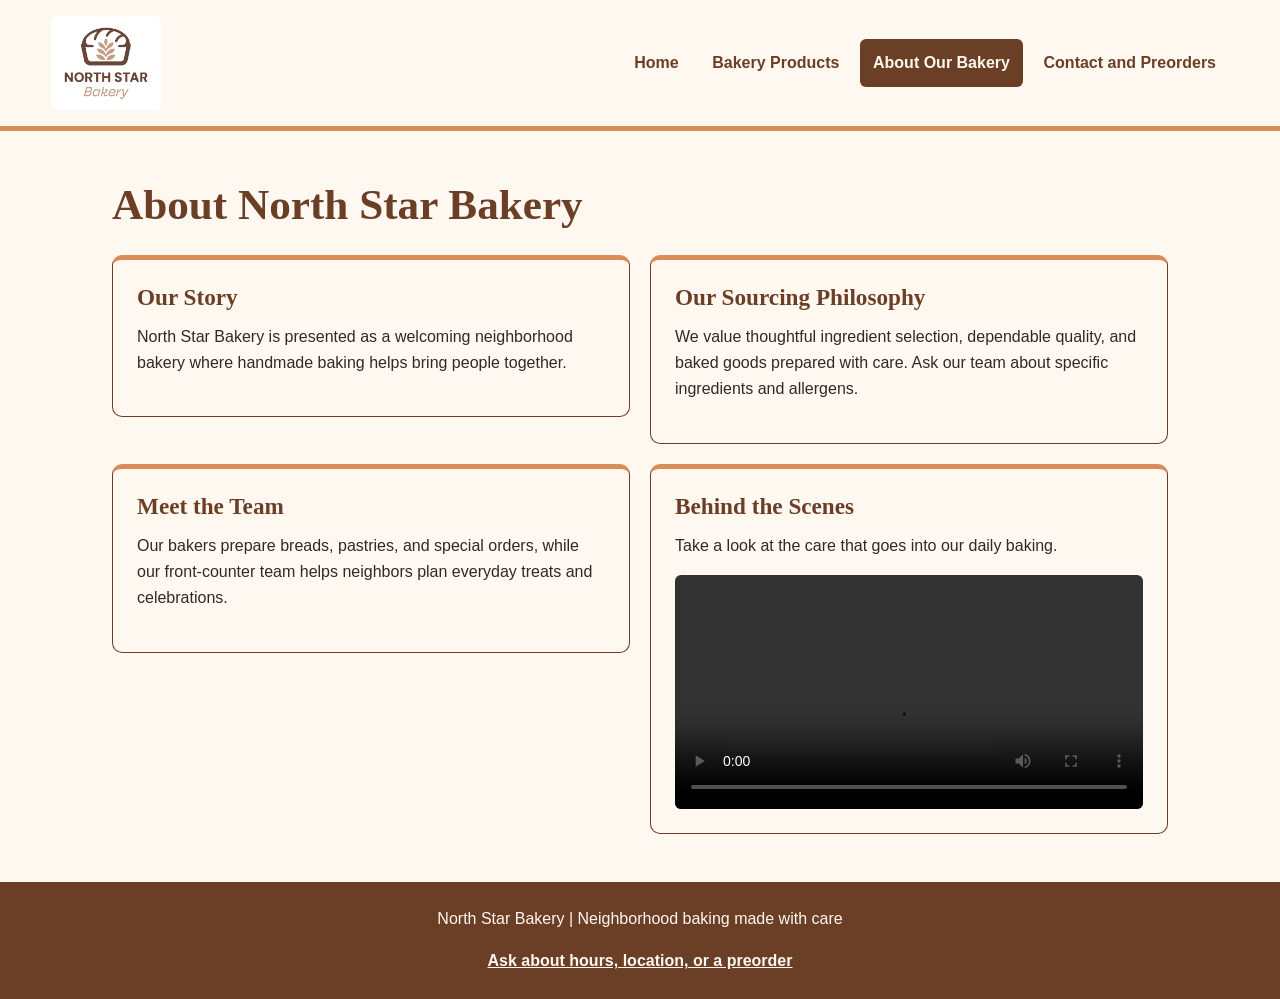
<file: about.html>
<!DOCTYPE html>

<html lang="en">
<head>
<meta charset="utf-8"/>
<meta content="width=device-width, initial-scale=1.0" name="viewport"/>
<title>About Us | North Star Bakery</title>
<link href="styles.css" rel="stylesheet"/></head>
<body><a class="skip" href="#main-content">Skip to content</a>
<header>
<img alt="North Star Bakery logo" src="bakery-logo_c.png" width="160"/>
<nav aria-label="Main navigation">
<ul>
<li><a href="index.html">Home</a></li>
<li><a href="products.html">Bakery Products</a></li>
<li><a aria-current="page" href="about.html">About Our Bakery</a></li>
<li><a href="contact.html">Contact and Preorders</a></li>
</ul>
</nav>
</header>
<main id="main-content">
<h1>About North Star Bakery</h1>
<div class="sections"><section>
<h2>Our Story</h2>
<p>North Star Bakery is presented as a welcoming neighborhood bakery where handmade baking helps bring people together.</p>
</section><section>
<h2>Our Sourcing Philosophy</h2>
<p>We value thoughtful ingredient selection, dependable quality, and baked goods prepared with care. Ask our team about specific ingredients and allergens.</p>
</section><section>
<h2>Meet the Team</h2>
<p>Our bakers prepare breads, pastries, and special orders, while our front-counter team helps neighbors plan everyday treats and celebrations.</p>
</section><section>
<h2>Behind the Scenes</h2>
<p>Take a look at the care that goes into our daily baking.</p>
<video controls="" width="560">
<source src="bakery-behind-scenes_c.mp4" type="video/mp4"/>
        Your browser does not support HTML video. Contact the bakery to learn more about our baking process.
      </video>
</section></div>



</main>
<footer>
<p>North Star Bakery | Neighborhood baking made with care</p>
<p><a href="contact.html">Ask about hours, location, or a preorder</a></p>
</footer>
</body>
</html>
</file>
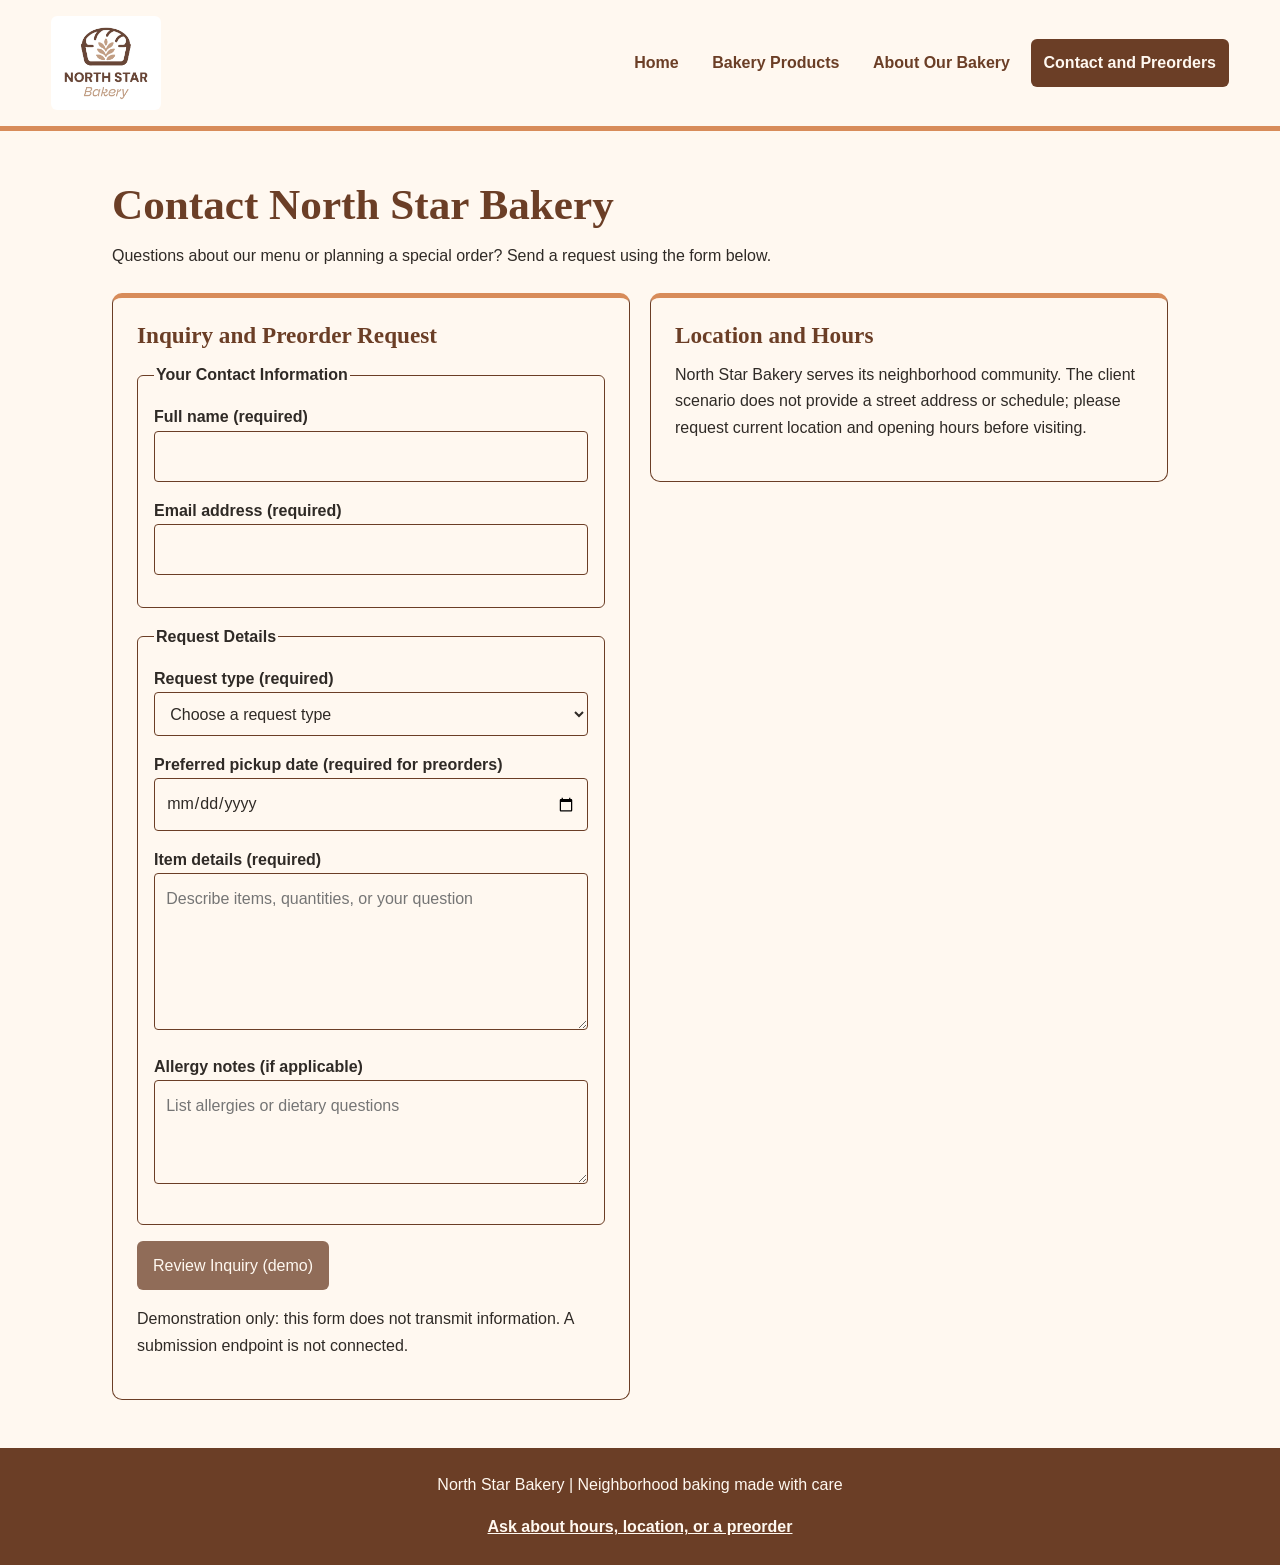
<file: contact.html>
<!DOCTYPE html>

<html lang="en">
<head>
<meta charset="utf-8"/>
<meta content="width=device-width, initial-scale=1.0" name="viewport"/>
<title>Contact and Preorders | North Star Bakery</title>
<link href="styles.css" rel="stylesheet"/></head>
<body><a class="skip" href="#main-content">Skip to content</a>
<header>
<img alt="North Star Bakery logo" src="bakery-logo_c.png" width="160"/>
<nav aria-label="Main navigation">
<ul>
<li><a href="index.html">Home</a></li>
<li><a href="products.html">Bakery Products</a></li>
<li><a href="about.html">About Our Bakery</a></li>
<li><a aria-current="page" href="contact.html">Contact and Preorders</a></li>
</ul>
</nav>
</header>
<main id="main-content">
<h1>Contact North Star Bakery</h1>
<p>Questions about our menu or planning a special order? Send a request using the form below.</p>
<div class="sections"><section>
<h2>Inquiry and Preorder Request</h2>
<form action="#" method="post">
<fieldset>
<legend>Your Contact Information</legend>
<p><label for="customer-name">Full name (required)</label><br/>
<input autocomplete="name" id="customer-name" minlength="2" name="customer_name" required="" type="text"/></p>
<p><label for="customer-email">Email address (required)</label><br/>
<input autocomplete="email" id="customer-email" name="customer_email" required="" type="email"/></p>
</fieldset>
<fieldset>
<legend>Request Details</legend>
<p><label for="request-type">Request type (required)</label><br/>
<select id="request-type" name="request_type" required="">
<option value="">Choose a request type</option>
<option value="preorder">Preorder</option>
<option value="question">General question</option>
</select></p>
<p><label for="pickup-date">Preferred pickup date (required for preorders)</label><br/>
<input id="pickup-date" name="pickup_date" type="date"/></p>
<p><label for="item-details">Item details (required)</label><br/>
<textarea cols="45" id="item-details" minlength="5" name="item_details" placeholder="Describe items, quantities, or your question" required="" rows="5"></textarea></p>
<p><label for="allergy-notes">Allergy notes (if applicable)</label><br/>
<textarea cols="45" id="allergy-notes" name="allergy_notes" placeholder="List allergies or dietary questions" rows="3"></textarea></p>
</fieldset>
<p><button disabled="" type="button">Review Inquiry (demo)</button></p>
<p>Demonstration only: this form does not transmit information. A submission endpoint is not connected.</p>
</form>
</section><section>
<h2>Location and Hours</h2>
<p>North Star Bakery serves its neighborhood community. The client scenario does not provide a street address or schedule; please request current location and opening hours before visiting.</p>
</section></div>

</main>
<footer>
<p>North Star Bakery | Neighborhood baking made with care</p>
<p><a href="contact.html">Ask about hours, location, or a preorder</a></p>
</footer>
</body>
</html>
</file>
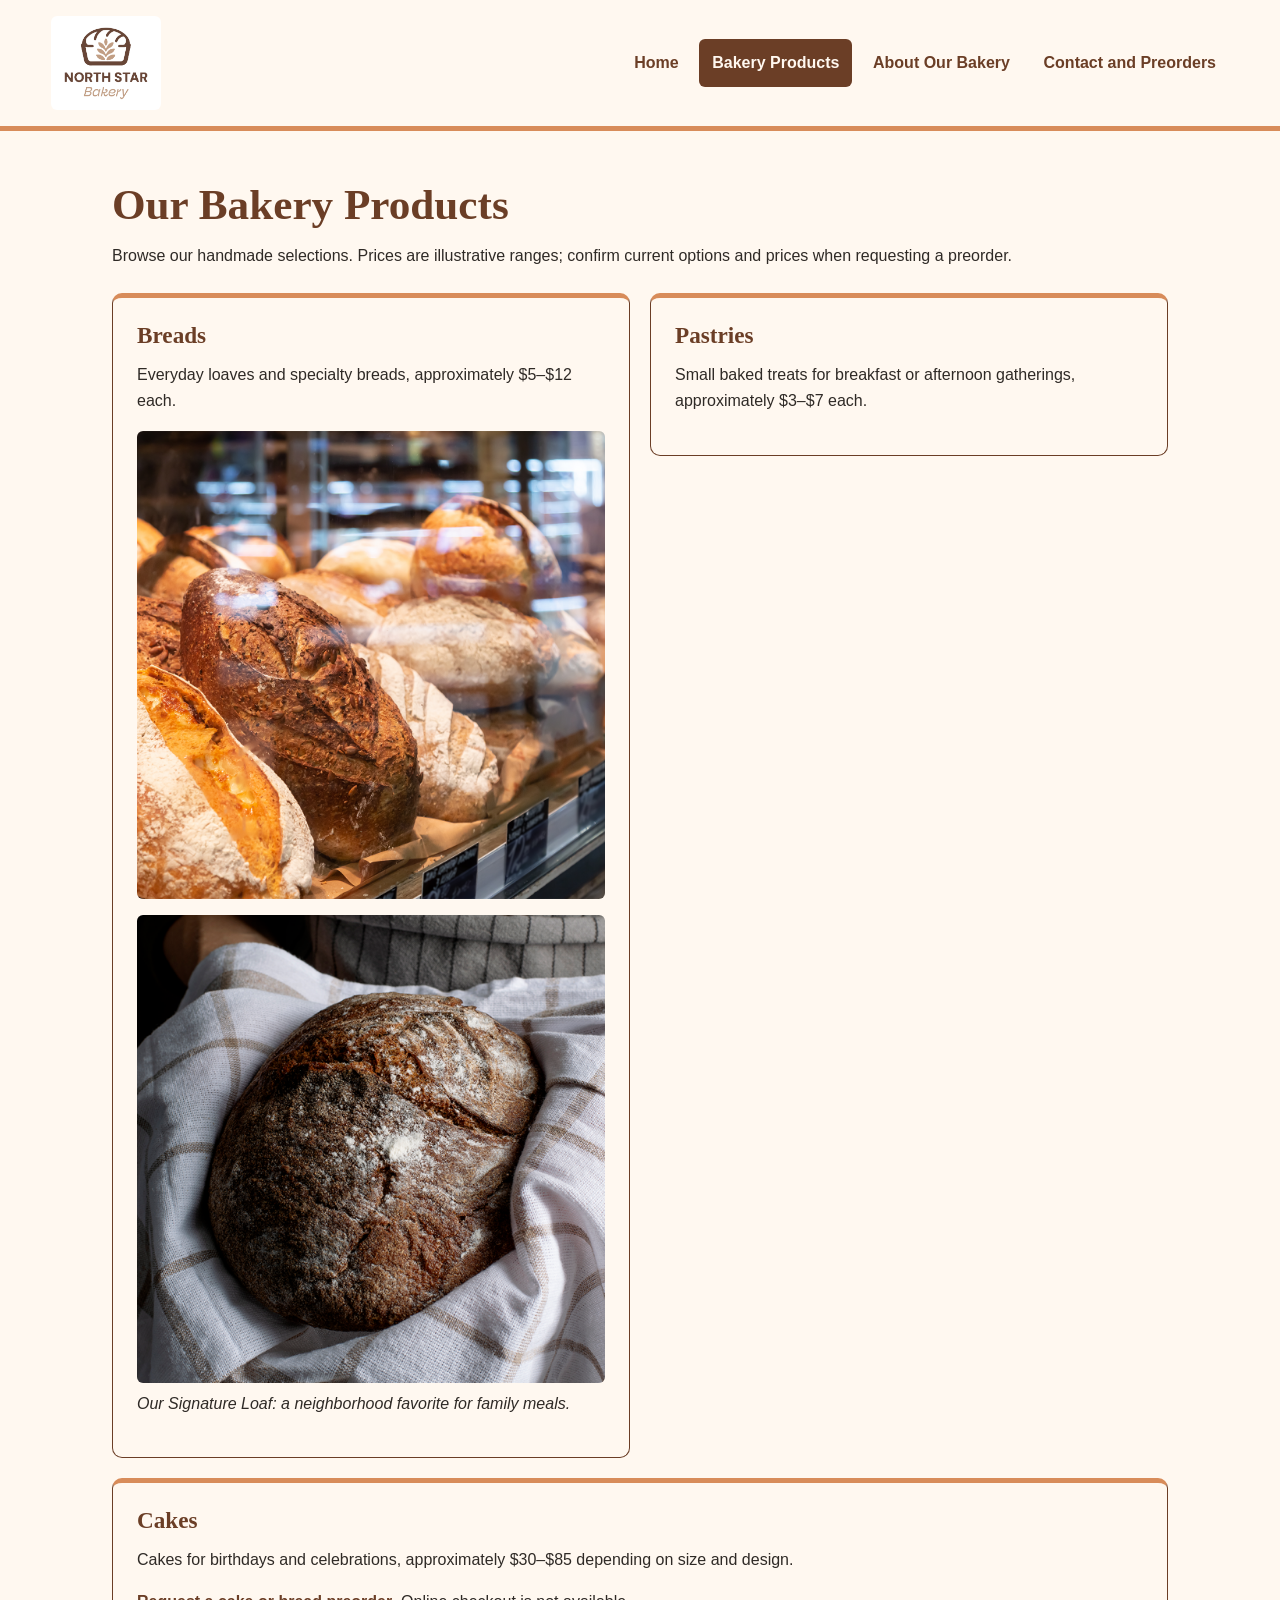
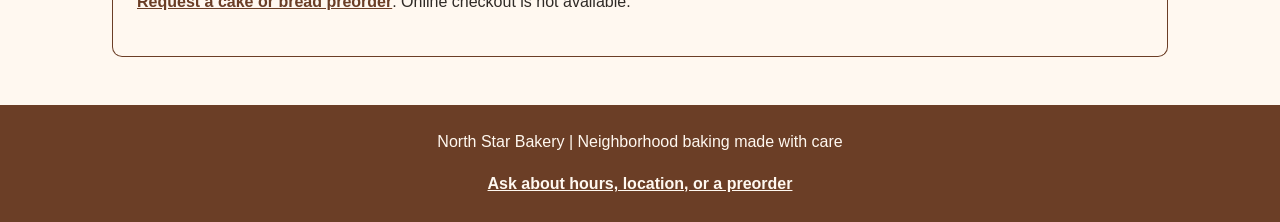
<file: products.html>
<!DOCTYPE html>

<html lang="en">
<head>
<meta charset="utf-8"/>
<meta content="width=device-width, initial-scale=1.0" name="viewport"/>
<title>Bakery Products | North Star Bakery</title>
<link href="styles.css" rel="stylesheet"/></head>
<body><a class="skip" href="#main-content">Skip to content</a>
<header>
<img alt="North Star Bakery logo" src="bakery-logo_c.png" width="160"/>
<nav aria-label="Main navigation">
<ul>
<li><a href="index.html">Home</a></li>
<li><a aria-current="page" href="products.html">Bakery Products</a></li>
<li><a href="about.html">About Our Bakery</a></li>
<li><a href="contact.html">Contact and Preorders</a></li>
</ul>
</nav>
</header>
<main id="main-content">
<h1>Our Bakery Products</h1>
<p>Browse our handmade selections. Prices are illustrative ranges; confirm current options and prices when requesting a preorder.</p>
<div class="sections"><section>
<h2>Breads</h2>
<p>Everyday loaves and specialty breads, approximately $5–$12 each.</p>
<img alt="Selection of fresh artisan bread baked at North Star Bakery" src="bakery-bread_c.png" width="500"/>
<figure>
<img alt="North Star Bakery signature loaf with a golden baked crust" src="bakery-signature-loaf_c.png" width="500"/>
<figcaption>Our Signature Loaf: a neighborhood favorite for family meals.</figcaption>
</figure>
</section><section>
<h2>Pastries</h2>
<p>Small baked treats for breakfast or afternoon gatherings, approximately $3–$7 each.</p>
</section><section>
<h2>Cakes</h2>
<p>Cakes for birthdays and celebrations, approximately $30–$85 depending on size and design.</p>
<p><a href="contact.html">Request a cake or bread preorder</a>. Online checkout is not available.</p>
</section></div>


</main>
<footer>
<p>North Star Bakery | Neighborhood baking made with care</p>
<p><a href="contact.html">Ask about hours, location, or a preorder</a></p>
</footer>
</body>
</html>
</file>
<file: styles.css>
/* Shared mobile-first design */
:root { --cream:#FFF8F0; --brown:#6B3E26; --peach:#D88C5A; --ink:#2F2A26; }
* { box-sizing:border-box; }
body { margin:0; background:var(--cream); color:var(--ink); font: 1rem/1.65 Arial,sans-serif; }
h1,h2 { font-family:Georgia,serif; color:var(--brown); line-height:1.2; margin:0 0 .75rem; }
h1 { font-size:2rem; } h2 { font-size:1.45rem; }
p { margin:0 0 1rem; } a { color:var(--brown); font-weight:bold; }
a:focus-visible, input:focus-visible, select:focus-visible, textarea:focus-visible { outline:3px solid var(--brown); outline-offset:3px; }
.skip { position:absolute; left:1rem; top:-100px; background:var(--cream); padding:.5rem; } .skip:focus { top:0; }
header { display:flex; flex-direction:column; align-items:center; gap:1rem; padding:1rem; border-bottom:5px solid var(--peach); }
header img { width:110px; } nav ul { display:flex; flex-wrap:wrap; justify-content:center; gap:.5rem; list-style:none; margin:0; padding:0; }
nav a { display:block; padding:.65rem .8rem; text-decoration:none; border-radius:6px; } nav a[aria-current=page],nav a:hover { background:var(--brown); color:var(--cream); }
main { max-width:1120px; margin:auto; padding:2rem 1rem; }
.sections { display:flex; flex-direction:column; gap:1.25rem; margin-top:1.5rem; }
section { min-width:0; padding:1.25rem; border:1px solid var(--brown); border-top:5px solid var(--peach); border-radius:10px; }
img,video { max-width:100%; height:auto; display:block; border-radius:6px; } picture { display:block; margin-bottom:1rem; } figure { margin:1rem 0; } figcaption { margin-top:.5rem; font-style:italic; }
footer { background:var(--brown); color:var(--cream); padding:1.5rem; text-align:center; } footer a { color:var(--cream); } footer p:last-child { margin:0; }
fieldset { min-width:0; margin:0 0 1rem; padding:1rem; border:1px solid var(--brown); border-radius:6px; } legend,label { font-weight:bold; } input,select,textarea { width:100%; min-width:0; padding:.7rem; font:inherit; color:var(--ink); background:var(--cream); border:1px solid var(--brown); border-radius:4px; } textarea { resize:vertical; } button { font:inherit; padding:.7rem 1rem; border:0; border-radius:6px; background:var(--brown); color:var(--cream); } button:disabled { opacity:.75; }
@media (min-width: 768px) { header { flex-direction:row; justify-content:space-between; padding:1rem 4%; } main { padding:3rem 2rem; } h1 { font-size:2.7rem; } .sections { flex-direction:row; flex-wrap:wrap; align-items:flex-start; } section { flex:1 1 42%; padding:1.5rem; } section:only-child { flex-basis:100%; } }
</file>
